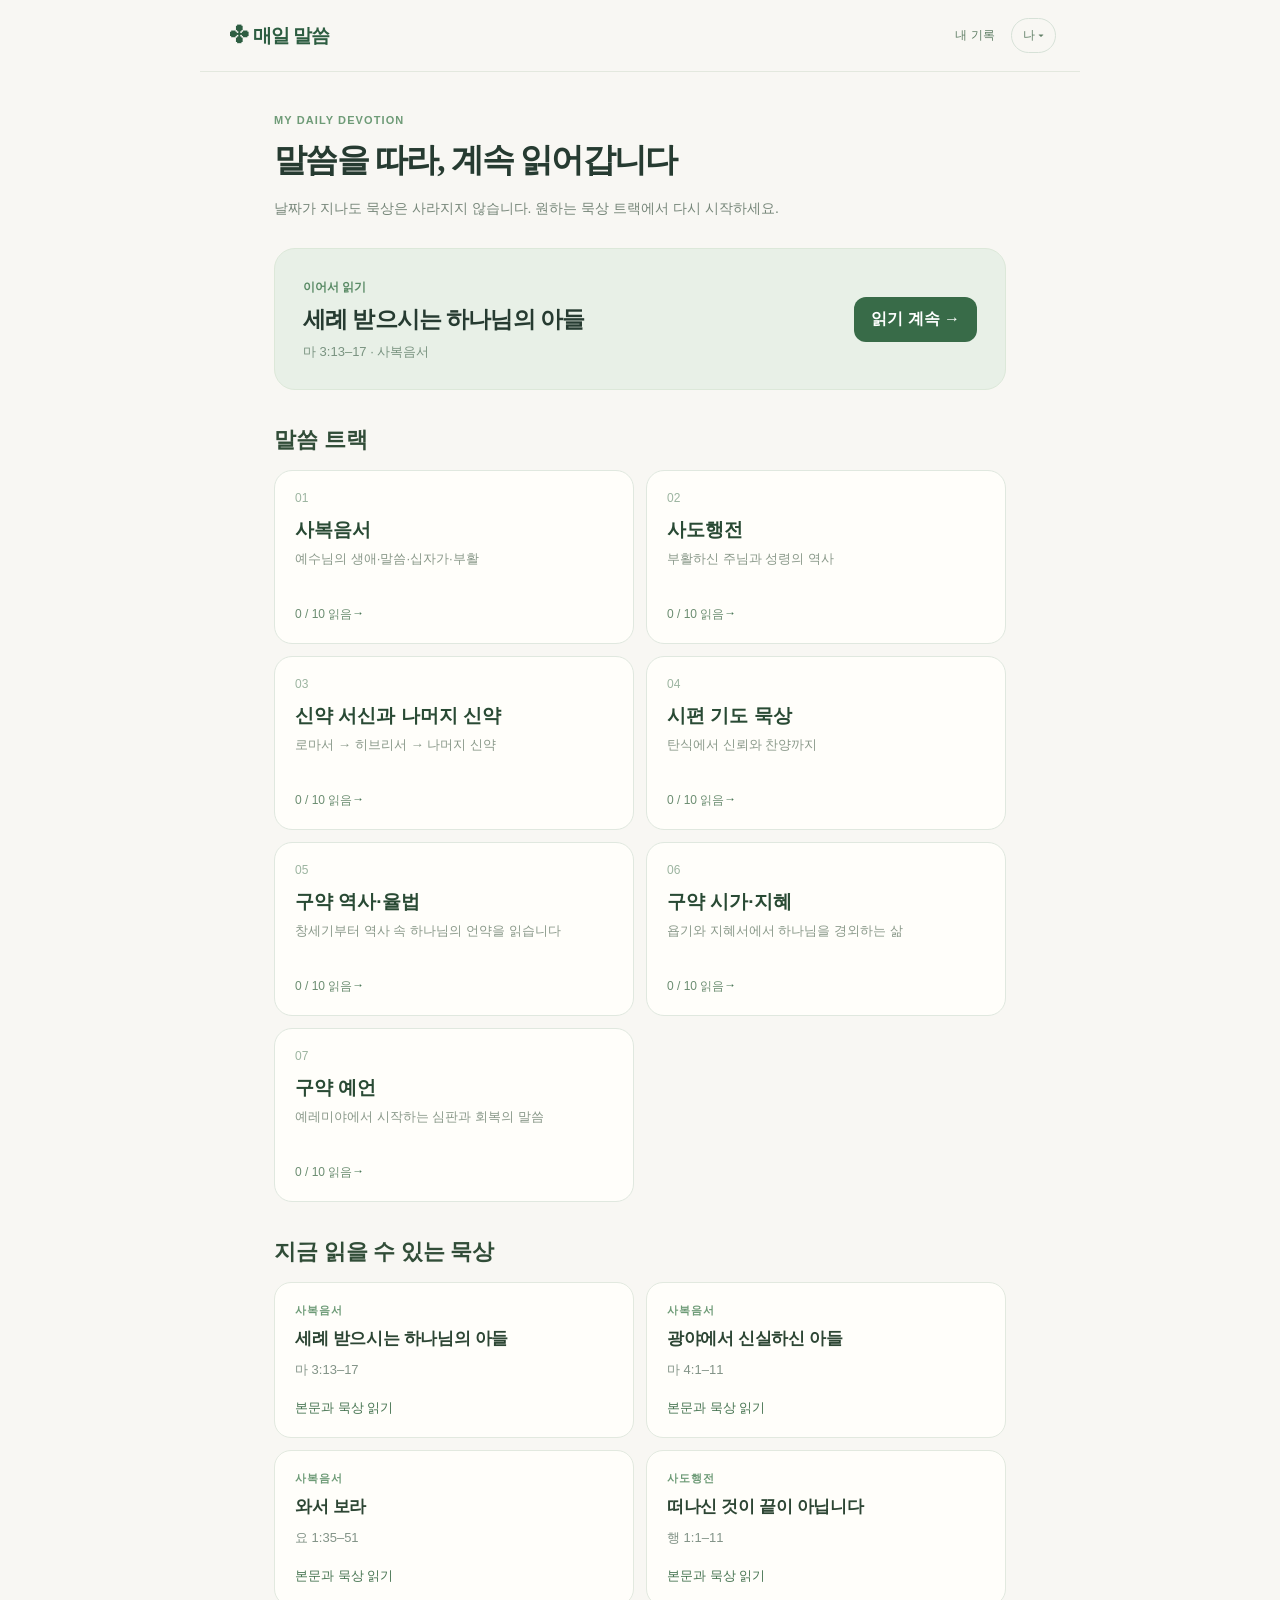
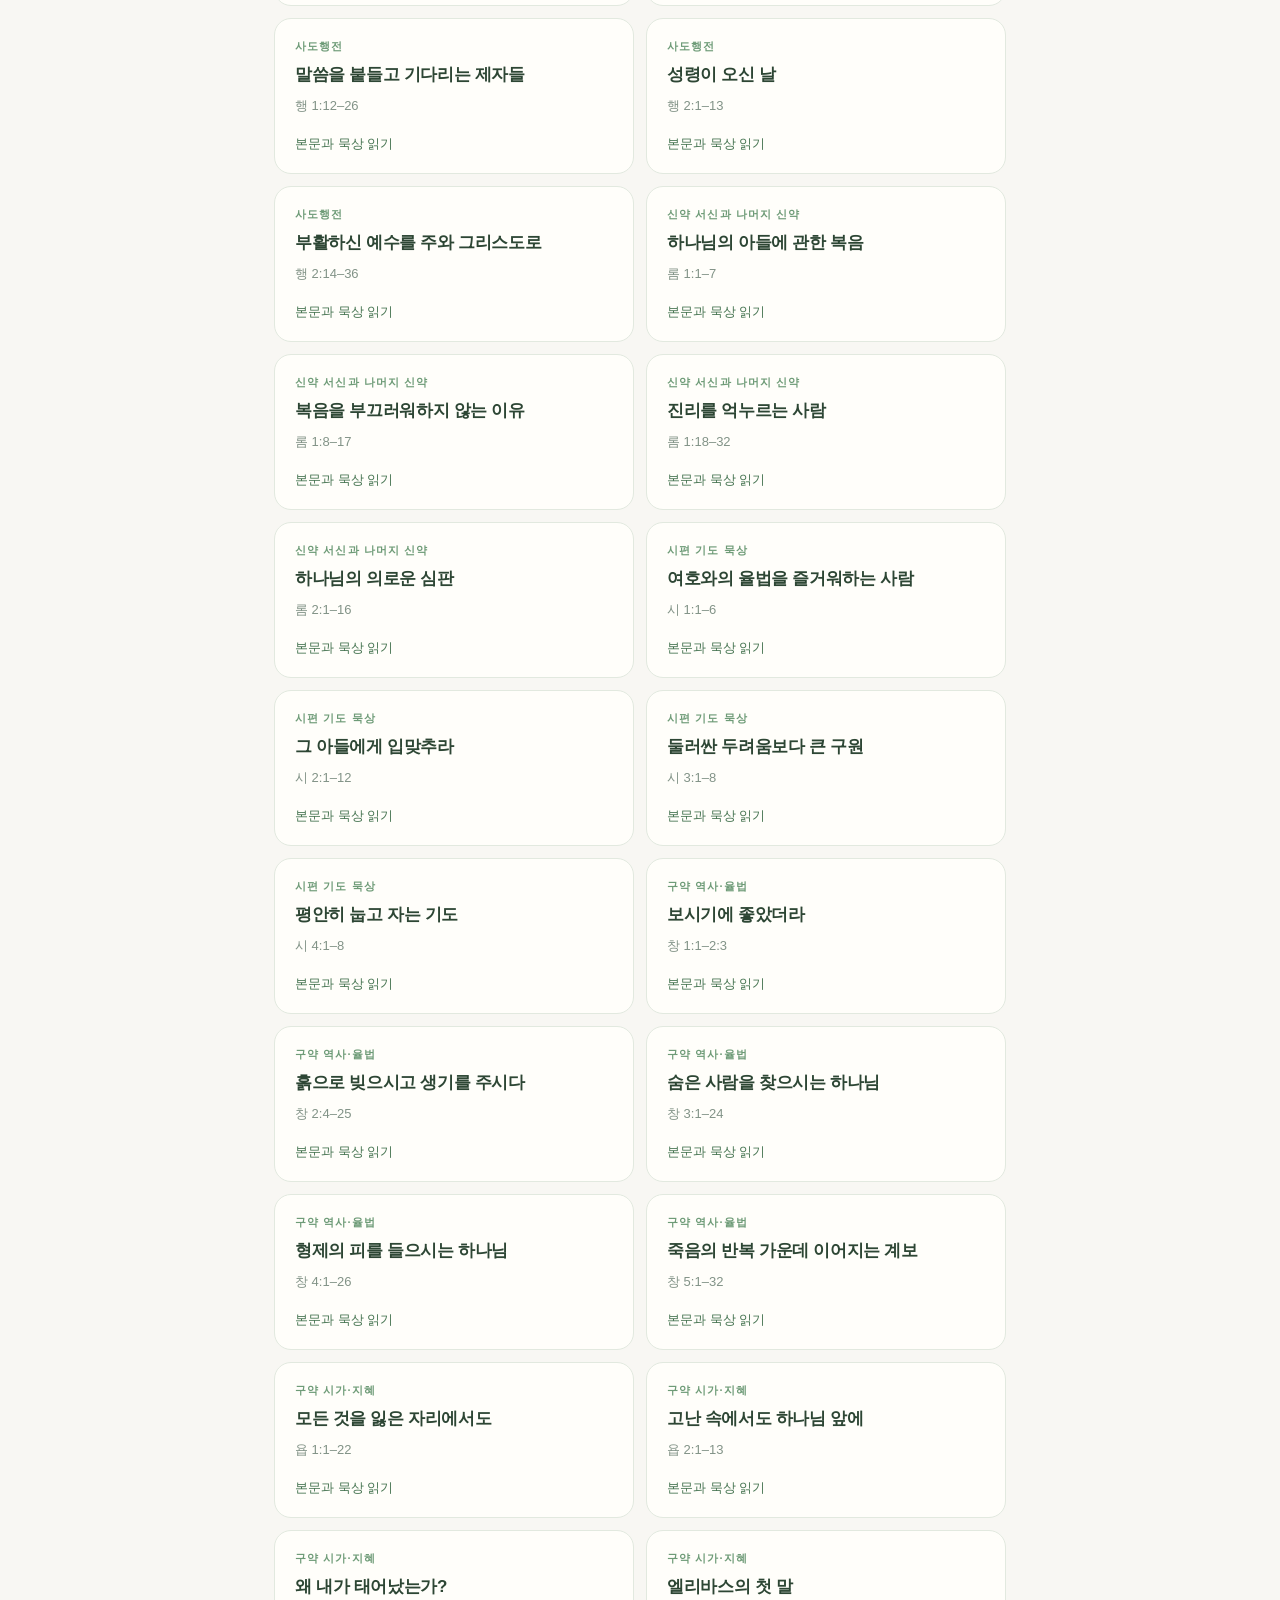
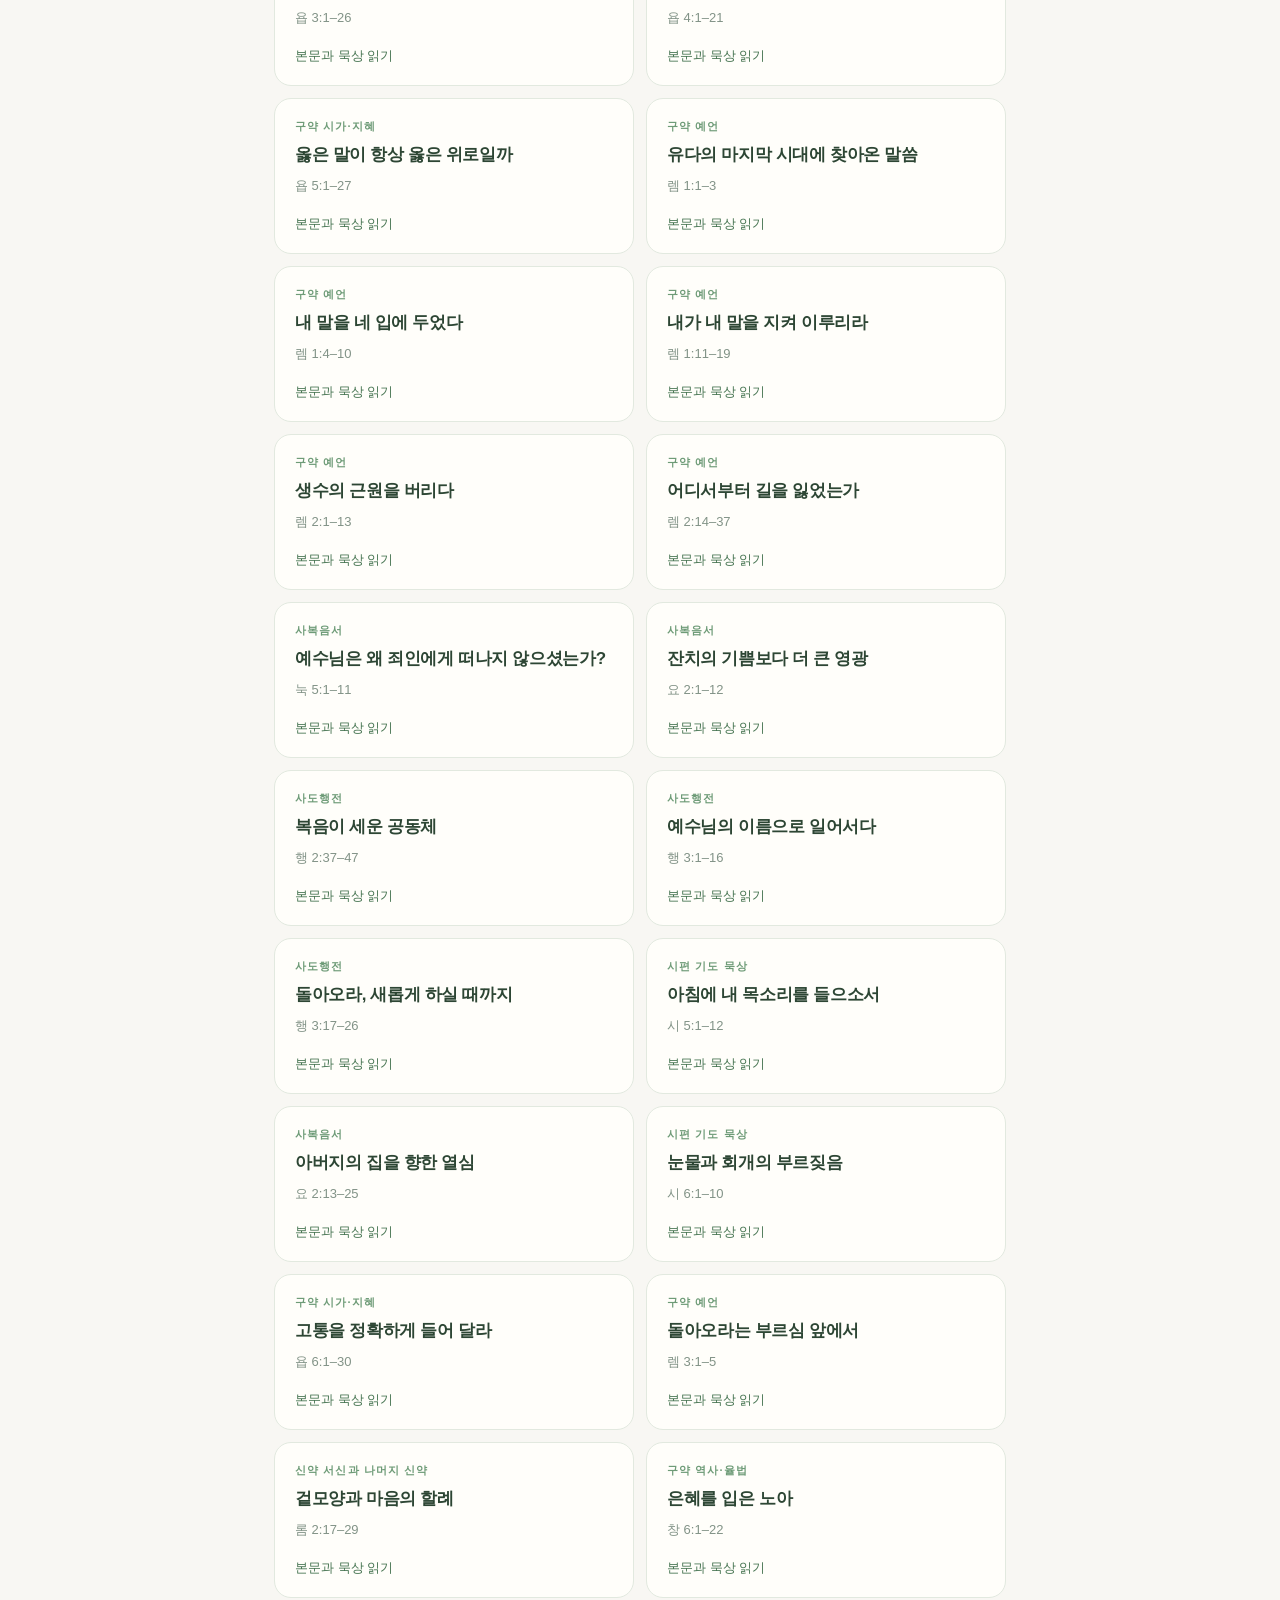
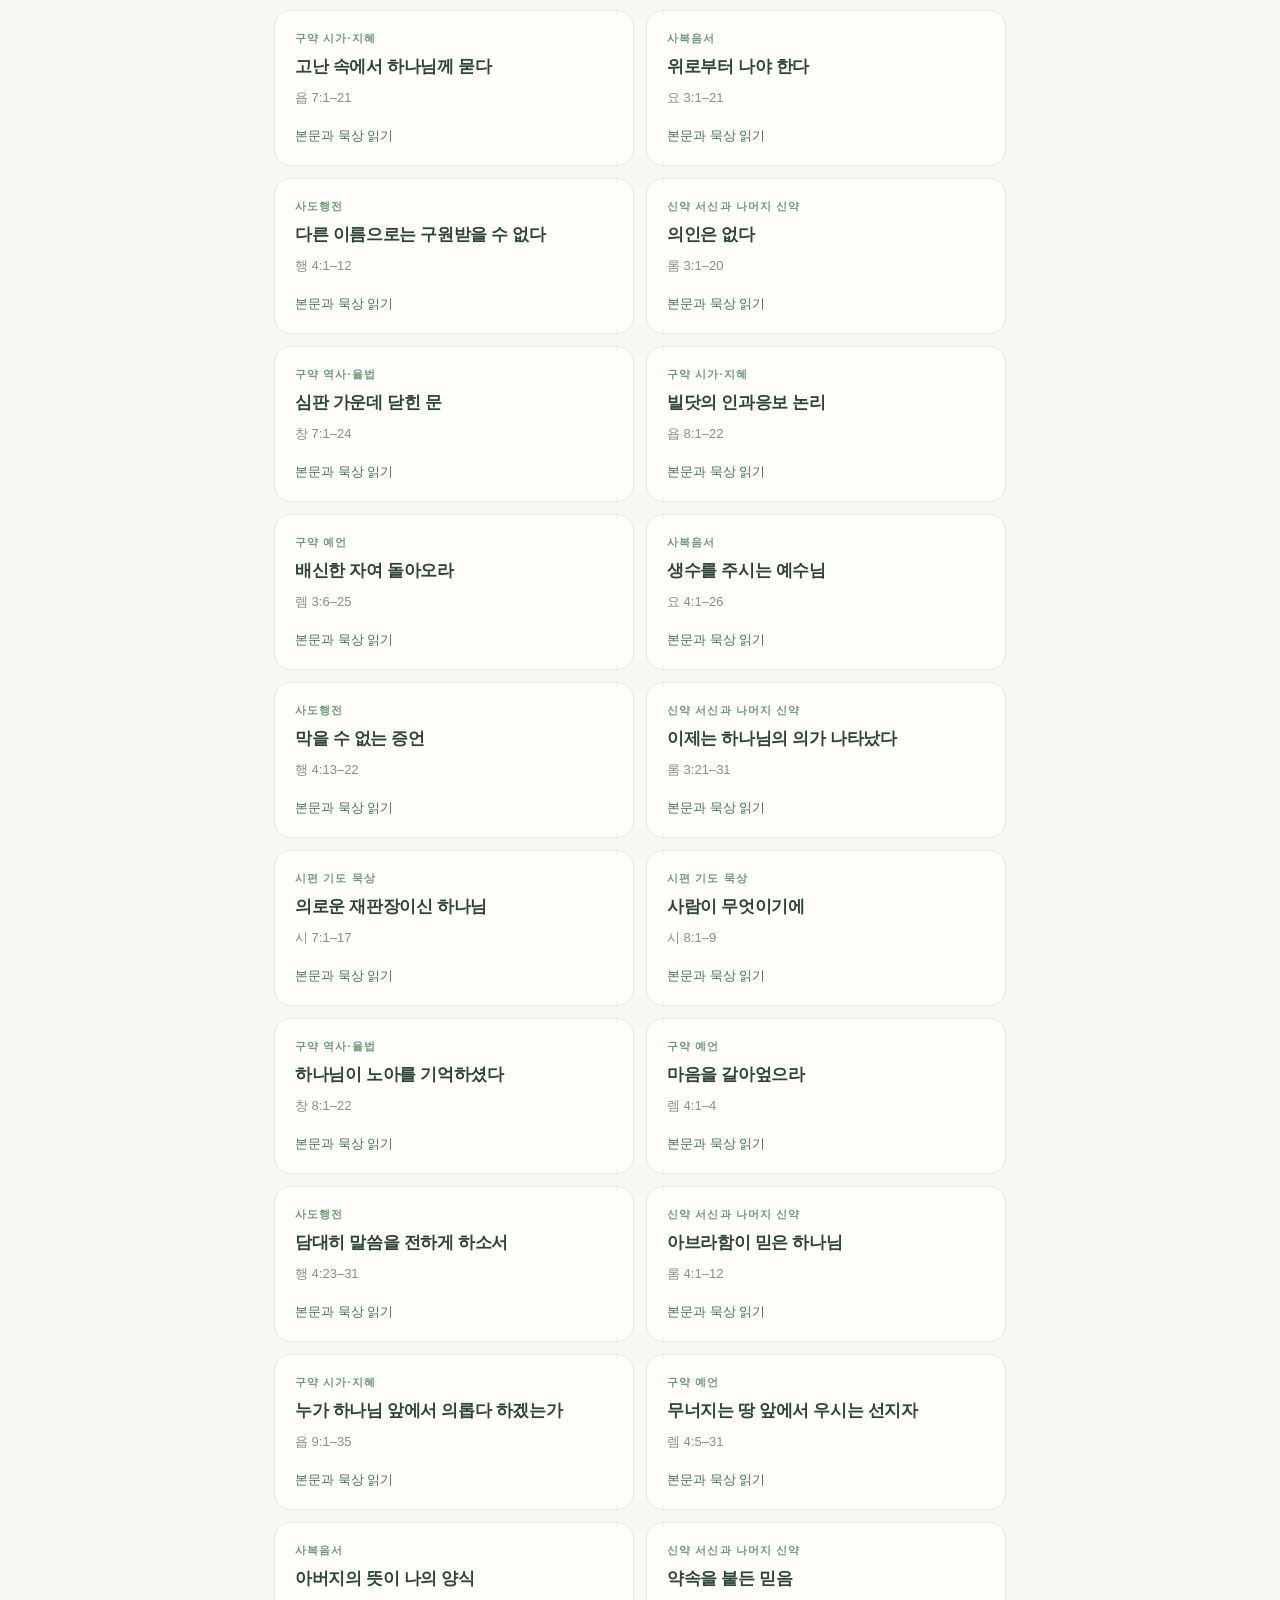
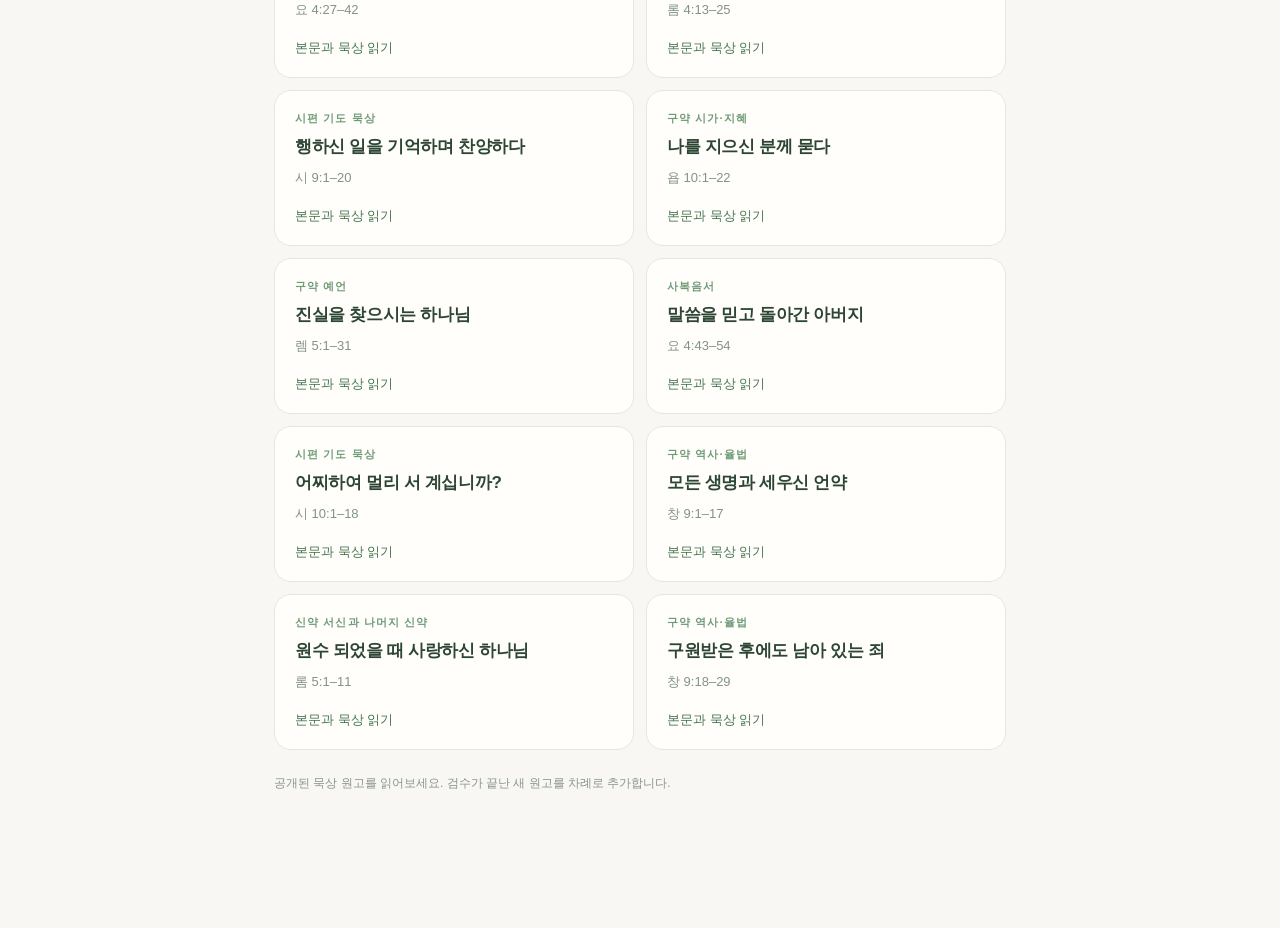
<file: index.html>
<!doctype html>
<html lang="ko">
<head>
  <meta charset="UTF-8">
  <meta name="viewport" content="width=device-width,initial-scale=1,viewport-fit=cover">
  <meta name="theme-color" content="#f7f7f1">
  <meta name="description" content="매일 말씀 — 예수님을 바라보는 일상의 성경 묵상">
  <link rel="manifest" href="./manifest.webmanifest">
  <link rel="icon" href="./assets/icon.svg" type="image/svg+xml">
  <link rel="stylesheet" href="./style.css?v=5">
  <title>매일 말씀 | Daily Devotion</title>
</head>
<body>
  <div id="app"><div class="loading">매일 말씀</div></div>
  <script src="./app.js?v=57" defer></script>
  <script src="./sync-config.js?v=3" defer></script>
  <script src="./sync-client.js?v=5" defer></script>
</body>
</html>
</file>
<file: style.css>
:root{font-family:-apple-system,BlinkMacSystemFont,"Apple SD Gothic Neo","Malgun Gothic",sans-serif;color:#294337;background:#f7f7f1}*{box-sizing:border-box}body{margin:0}button,a{font:inherit}.layout{max-width:940px;margin:auto;display:grid;grid-template-columns:210px 1fr;min-height:100vh}.side{border-right:1px solid #e1e6dd;padding:36px 20px}.brand{font-weight:800;font-size:20px}.sub{font-size:11px;letter-spacing:.12em;color:#768779;margin-top:3px}.nav{display:grid;gap:8px;margin-top:42px}.nav button{border:0;text-align:left;padding:14px;border-radius:12px;background:none;color:#526559;cursor:pointer}.nav button.active{background:#e7ede5;font-weight:700}.main{padding:44px 42px 110px}.eyebrow{letter-spacing:.1em;color:#73977e;font-size:12px;font-weight:700}.hero{font-family:Georgia,"AppleMyungjo","Batang",serif;font-size:36px;letter-spacing:-.06em;margin:17px 0 12px}.desc{color:#78877c;font-size:14px;line-height:1.8}.card{background:#fffefa;border:1px solid #e4e8df;border-radius:22px;padding:32px;margin-top:28px;box-shadow:0 12px 35px #304a3410}.mark{font-size:32px;color:#679979}.card h2{font-size:20px;margin:15px 0 12px}.card p{line-height:1.9;color:#647568;font-size:14px}.tracks{display:grid;grid-template-columns:repeat(3,1fr);gap:12px;margin-top:22px}.track{display:block;text-align:left;background:#fffefa;border:1px solid #e3e8df;padding:19px 15px;border-radius:16px;cursor:pointer;min-height:115px}.track strong{display:block;font-size:15px;margin:8px 0}.track small{display:block;color:#7c8a7d;font-size:11px}.track.active{border-color:#6c997c;background:#eef5eb}.status{display:inline-block;background:#f8edda;color:#806b4c;border-radius:100px;padding:7px 11px;font-size:12px}.foot{color:#87968a;font-size:12px;margin-top:28px}.bottom{display:none}@media(max-width:730px){.layout{display:block}.side{display:none}.main{padding:28px 20px 110px}.hero{font-size:31px}.tracks{gap:8px}.track{padding:13px 10px;min-height:112px}.track strong{font-size:12px}.track small{font-size:10px}.bottom{display:grid;position:fixed;bottom:0;left:0;right:0;grid-template-columns:repeat(3,1fr);background:#fffefaf5;padding:10px 0 max(12px,env(safe-area-inset-bottom));border-top:1px solid #e3e7df}.bottom button{border:0;background:none;font-size:12px;padding:8px;color:#627c67}.bottom button.active{font-weight:800;color:#275a3a}}
/* Reader */
.reading{background:#fffefa;border:1px solid #e4e8df;border-radius:22px;padding:25px;margin-top:15px}.reading h1{font-size:28px}.reading-section{margin:25px 0}.reading-section h2,.scripture h2{font-size:18px;color:#315740}.reading-section p,.verse-row p{line-height:1.9;color:#425347}.verse-row{display:flex;gap:10px}.verse-number{color:#6b9577}.read-btn{padding:12px;background:#315d45;color:white;border:0;border-radius:12px;cursor:pointer}.reading a{color:#326f51}.reader-top{display:flex;justify-content:space-between}.back-btn{background:none;border:0;color:#447453}.track.active{font-weight:bold}.publication-tags{display:flex;gap:8px;align-items:center}.highlight-verse{font-size:17px;color:#335b43}.small-label,.footer-note{font-size:12px;color:#798679}


/* Reading-first devotional experience */
:root{--qt-paper:#fffefb;--qt-ink:#26392d;--qt-olive:#547a5e;--qt-line:#e4e9e0;--qt-font:16px}
html{scroll-behavior:smooth;scroll-padding-top:24px}
body{background:#f7f7f1;color:var(--qt-ink);margin:0}
#app{min-height:100vh}
.qt-top{display:flex;align-items:center;justify-content:space-between;gap:12px;max-width:780px;padding:24px 28px 18px;margin:0 auto;border-bottom:1px solid var(--qt-line)}
.qt-top>span{font-size:10px;letter-spacing:.17em;color:#98a99a}
.qt-logo{border:0;background:transparent;color:#406d4c;font-size:17px;cursor:pointer;padding:0}
.qt-logo strong{margin-left:5px;color:#2d4934}
.qt-menu{border:0;background:transparent;color:#44654b;font-size:23px;padding:0 4px;cursor:pointer}
.qt-reader,.qt-library{max-width:780px;margin:0 auto;padding:35px 28px 120px}
.qt-intro{padding-bottom:30px;border-bottom:1px solid var(--qt-line)}
.qt-eyebrow{font-weight:750;font-size:12px;letter-spacing:.08em;color:#6e9274}
.qt-eyebrow span{color:#9ba89a;font-weight:500}
.qt-preview{display:inline-block;border:1px solid #dfe5d4;background:#edf1e9;color:#637763;border-radius:6px;font-size:11px;padding:5px 9px;margin:7px 0 12px}
.qt-intro h1{font-family:Georgia,"AppleMyungjo","Noto Serif KR",serif;letter-spacing:-.05em;font-weight:700;font-size:37px;margin:17px 0 4px;line-height:1.5;color:#25382c}
.qt-meta{color:#879389;font-size:14px;margin:0 0 26px}
.qt-meta span{margin:0 5px;color:#c2cac1}
.qt-excerpt{border-left:3px solid #8ea896;background:#eef3ec;padding:24px 26px;border-radius:0 14px 14px 0;font-family:Georgia,"AppleMyungjo","Noto Serif KR",serif;font-size:20px;line-height:1.75;color:#32523d;letter-spacing:-.025em}
.qt-excerpt div{font-family:-apple-system,BlinkMacSystemFont,"Apple SD Gothic Neo",sans-serif;color:#7a907c;font-size:11px;margin-top:11px}
.qt-jumps{display:flex;gap:10px;flex-wrap:wrap;margin-top:25px}
.qt-jumps a{border:1px solid #c6d3c8;border-radius:10px;padding:10px 17px;text-decoration:none;color:#43664e;font-size:13px;font-weight:700}
.qt-jumps a:first-child{background:#446e51;color:white;border-color:#446e51}
.qt-reader-tools{display:flex;justify-content:space-between;align-items:center;margin:24px 0;color:#7c887e;font-size:12px}
.qt-reader-tools>div{display:flex;gap:14px;align-items:center}
.qt-reader-tools button{border:1px solid #cbd5cb;background:white;border-radius:8px;padding:8px 11px;font-weight:700;color:#375b41;cursor:pointer}
.qt-scripture{background:var(--qt-paper);border:1px solid #e4e9e2;border-radius:20px;padding:37px 41px;box-shadow:0 8px 35px rgba(47,72,53,.045)}
.qt-section-kicker{color:#759781;font-size:11px;font-weight:750;letter-spacing:.06em}
.qt-scripture h2{font-family:Georgia,"AppleMyungjo",serif;font-size:24px;color:#304c37;margin:10px 0 7px}
.qt-note{font-size:12px;line-height:1.8;color:#92a195;margin:0 0 23px}
.qt-verses{display:grid;gap:13px}
.qt-verse{display:grid;grid-template-columns:23px minmax(0,1fr);gap:9px;margin:0;font-size:var(--qt-font);line-height:1.92;letter-spacing:-.024em;color:#35443a;word-break:keep-all;overflow-wrap:break-word}
.qt-verse sup{font-family:Arial,sans-serif;color:#a5b4a6;font-size:10px;font-weight:700;line-height:2.8}
.qt-verse#key-verse{background:#edf3e9;padding:13px 12px;margin-left:-12px;margin-right:-12px;border-radius:10px}
.qt-outlink{display:inline-block;margin-top:30px;border-top:1px solid #e8eee6;padding-top:16px;text-decoration:none;color:#467a56;font-size:13px;font-weight:700}
.qt-sections{padding:7px 10px}
.qt-commentary{padding:31px 0 29px;border-bottom:1px solid var(--qt-line)}
.qt-commentary h2{font-size:22px;margin:8px 0 21px;font-family:Georgia,"AppleMyungjo","Noto Serif KR",serif;letter-spacing:-.04em;color:#2e4934}
.qt-commentary p{font-size:var(--qt-font);line-height:1.9;word-break:keep-all;overflow-wrap:break-word;color:#3b493f;letter-spacing:-.025em;margin:0 0 15px}
.qt-commentary a.qt-source{font-size:13px;color:#52775c;text-decoration:underline;text-underline-offset:3px}
.qt-end{background:#e9eee6;border-radius:18px;text-align:center;padding:28px;margin:34px 0 0}
.qt-end-title{font-weight:750;font-size:18px;color:#2e503a}
.qt-end p{color:#788b78;font-size:13px}
.qt-end button{border:0;background:#3f6c4d;color:white;padding:13px 25px;border-radius:11px;font-weight:700;cursor:pointer}
.qt-end .qt-end-small{font-size:11px;margin-top:18px}
.qt-bottom{position:fixed;bottom:0;left:0;right:0;display:flex;justify-content:space-evenly;align-items:center;padding:9px 12px max(12px,env(safe-area-inset-bottom));background:rgba(255,254,250,.96);border-top:1px solid var(--qt-line);z-index:10;backdrop-filter:blur(10px)}
.qt-bottom button{border:0;background:transparent;color:#849187;font-size:13px;cursor:pointer;padding:11px}
.qt-bottom button.selected{font-weight:800;color:#416e4d}
.qt-library h1{font-family:Georgia,"AppleMyungjo",serif;font-size:32px}
.qt-library>p{color:#748679;font-size:14px}
.qt-library-item{display:flex;flex-direction:column;text-align:left;background:#fffefa;border:1px solid #dce5dc;border-radius:16px;padding:23px;width:100%;gap:10px;margin-top:25px;color:#345341;cursor:pointer}
.qt-library-item strong{font-size:21px;color:#293f30}
.qt-library-item small{color:#859889}
.qt-library-item>span:last-child{font-size:12px;margin-top:6px;color:#51775c}
.qt-tag{font-size:11px;color:#7c9b80}
.qt-library-soon{padding:24px 20px;margin-top:23px;border:1px dashed #cad8ca;border-radius:12px;color:#617764}
.qt-library-soon p{font-size:14px;margin:10px 0}
.qt-library-soon small{color:#8a9a8e}
@media(max-width:650px){
.qt-top{padding:20px 21px 17px}
.qt-reader,.qt-library{padding:27px 20px 112px}
.qt-intro h1{font-size:30px}
.qt-excerpt{font-size:17px;padding:19px 19px;line-height:1.85}
.qt-scripture{padding:26px 21px;border-radius:15px;margin:0 -5px}
.qt-verse{grid-template-columns:20px minmax(0,1fr);gap:7px}
.qt-commentary h2{font-size:20px}
.qt-sections{padding:0 3px}
.qt-top>span{font-size:9px}
.qt-reader-tools{margin:18px 0}
}


/* Five-track devotional reading experience v2 */
:root{--q-bg:#f8f7f3;--q-ink:#263b31;--q-muted:#6f8175;--q-line:#e4e8df;--q-green:#315a40;--q-paper:#fffefa}
*{box-sizing:border-box}
html{scroll-behavior:smooth}body{background:var(--q-bg);color:var(--q-ink);margin:0}
button,input{font:inherit}
button{cursor:pointer}
#app{min-height:100vh}
.q-top{position:sticky;top:0;z-index:15;display:flex;align-items:center;justify-content:space-between;max-width:880px;margin:auto;border-bottom:1px solid #e3e8de;background:rgba(248,247,243,.95);backdrop-filter:blur(8px);padding:18px 24px}
.q-brand{background:none;border:0;font-size:19px;font-weight:800;letter-spacing:-.045em;color:#2d5d41}
.q-header-actions{display:flex;align-items:center;gap:13px}
.q-toplink,.q-profile{background:none;border:0;color:#607f66;font-size:12px;padding:7px 3px}
.q-profile{padding:8px 11px;border:1px solid #d6e1d7;border-radius:20px}
.q-container,.q-reader{max-width:780px;margin:0 auto;padding:42px 24px 110px}
.q-container h1,.q-reading-head h1{font-family:Georgia,"AppleMyungjo","Noto Serif KR",serif;font-size:33px;font-weight:700;letter-spacing:-.05em;line-height:1.46;margin:10px 0}
.q-eyebrow,.q-kicker{font-size:11px;text-transform:uppercase;letter-spacing:.10em;color:#6e9b77;font-weight:750}
.q-sub{color:#77877a;font-size:14px;line-height:1.85;margin:12px 0 23px}
.q-title{font-family:Georgia,"AppleMyungjo",serif;font-size:22px;color:#314d38;margin:35px 0 15px}
.q-resume{display:flex;justify-content:space-between;align-items:center;gap:20px;border-radius:21px;background:#e8f0e7;border:1px solid #dce8d9;padding:28px;margin:26px 0 30px}
.q-resume span{font-size:12px;font-weight:750;color:#5a8b66}
.q-resume h2{font-family:Georgia,"AppleMyungjo",serif;font-size:23px;letter-spacing:-.035em;margin:8px 0}
.q-resume p{font-size:13px;color:#799380;margin:0}
.q-primary{background:#386b48;color:white;border:0;border-radius:12px;font-weight:700;padding:12px 17px;white-space:nowrap}
.q-tracks{display:grid;grid-template-columns:repeat(2,minmax(0,1fr));gap:12px}
.q-track{background:var(--q-paper);border:1px solid #e0e8df;border-radius:18px;padding:20px;text-align:left;min-height:174px;display:flex;flex-direction:column;transition:.15s}
.q-track:hover,.q-entry:hover,.q-list-row[data-go]:hover{border-color:#aac2ac;background:#f4f8f1}
.q-track-index{font-size:12px;color:#9cb4a0}
.q-track strong{font-size:19px;margin:12px 0 6px;color:#294a34}
.q-track small{color:#8a998a;line-height:1.5}
.q-track-counter{display:flex;justify-content:space-between;margin-top:auto;padding-top:16px;font-size:12px;color:#6b8d71}
.q-track-counter b{color:#3e6e4b}
.q-entrygrid{display:grid;grid-template-columns:repeat(2,minmax(0,1fr));gap:12px}
.q-entry{display:flex;flex-direction:column;align-items:flex-start;gap:9px;text-align:left;background:#fffefa;border:1px solid #e2e9df;border-radius:17px;padding:20px;min-height:156px}
.q-entry strong{font-size:17px;line-height:1.46;letter-spacing:-.02em;color:#2d4634}
.q-entry>span:nth-child(3){font-size:13px;color:#829387}
.q-entry small{margin-top:auto;color:#467451}
.q-disclaimer,.q-subnote,.q-next-note{font-size:12px;color:#89968b;line-height:1.8;margin:23px 0}
.q-back{border:0;background:none;color:#5b8063;padding:0 0 18px;font-size:13px}
.q-track-progress{display:inline-block;padding:10px 14px;background:#eaf0e7;border-radius:11px;color:#648069;font-size:12px;margin-bottom:19px}
.q-list{display:flex;flex-direction:column;gap:7px}
.q-list-row{display:flex;gap:18px;align-items:center;text-align:left;width:100%;background:#fffefa;border:1px solid #e5eae2;border-radius:13px;padding:16px}
.q-list-row>span{font-size:12px;color:#99ab9d;min-width:23px}
.q-list-row div{display:flex;flex:1;flex-direction:column;gap:7px;min-width:0}
.q-list-row strong{font-size:15px;color:#35533c}
.q-list-row small{font-size:12px;color:#839387}
.q-list-row em{font-size:11px;font-style:normal;color:#598266;white-space:nowrap}
.q-locked{opacity:.57;background:#fafaf7}
.q-locked em{color:#a0ada1}
.q-reader{max-width:800px}
.q-reading-head{padding:10px 4px 25px;border-bottom:1px solid var(--q-line)}
.q-reading-head>p{font-size:13px;color:#849689}
.q-reading-toolbar{display:flex;align-items:center;justify-content:space-between;gap:12px;font-size:12px;color:#829484;margin:20px 0;flex-wrap:wrap}
.q-reading-toolbar>div{display:flex;flex-wrap:wrap;gap:7px}
.q-reading-toolbar button{background:#fffefa;border:1px solid #d7e2d7;border-radius:9px;color:#486c51;padding:9px 12px}
.q-reading-body{background:var(--q-paper);padding:36px 42px;border-radius:22px;border:1px solid #e2e9df}
.q-scripture>h2{font-size:23px;margin:12px 0 6px;color:#2d4d37;font-family:Georgia,"AppleMyungjo",serif}
.q-scripture-note{font-size:12px;color:#93a294;margin:0 0 28px}
.q-verse{display:grid;grid-template-columns:27px minmax(0,1fr);gap:8px;margin:0 0 13px;font-size:var(--text-size,16px);line-height:1.94;letter-spacing:-.02em;word-break:keep-all;overflow-wrap:break-word}
.q-verse sup{font-size:11px;color:#8fa994;font-weight:700;line-height:2.6}
.q-bible-link{border-bottom:1px solid #e6ece4;padding:18px 0 23px;font-size:12px}
.q-bible-link a{color:#4d8260}
.q-section{padding:27px 0;border-bottom:1px solid #e9eee7}
.q-section h2{color:#31523b;font-family:Georgia,"AppleMyungjo",serif;font-size:21px;margin:3px 0 17px;letter-spacing:-.025em}
.q-section p{font-size:var(--text-size,16px);line-height:1.95;color:#3d4c41;letter-spacing:-.015em;word-break:keep-all;overflow-wrap:break-word;margin:0 0 15px;white-space:pre-line}
.q-sources p{font-size:13px;color:#819384}
.q-sources a{display:flex;flex-direction:column;gap:7px;padding:13px 0;border-bottom:1px dotted #d7e3d7;text-decoration:none}
.q-sources a span{font-size:12px;color:#829d84}
.q-sources a strong{font-size:14px;color:#3e6950}
.q-reader-tail{margin:24px 0;padding:25px;background:#eaf1e7;border-radius:16px;text-align:center}
.q-reader-tail button{background:#3c684c;color:white;padding:11px 20px;border-radius:10px;border:0;font-weight:700}
.q-reader-tail p{font-size:12px;color:#7b8f80}
.q-pager{display:grid;grid-template-columns:1fr 1fr;gap:10px}
.q-pager button{border:1px solid #dce5dc;background:#fffefa;border-radius:13px;text-align:left;padding:18px;display:flex;flex-direction:column;gap:9px;min-width:0}
.q-pager button:last-child{text-align:right;align-items:flex-end}
.q-pager button:disabled{opacity:.5;cursor:not-allowed}
.q-pager small{font-size:11px;color:#88a18d}
.q-pager strong{color:#395c40;font-size:14px;line-height:1.5}
.q-profile-pane{background:#fffefa;border:1px solid #dce5da;border-radius:17px;padding:21px;margin:25px 0}
.q-profile-pane>strong{display:block;margin-bottom:14px}
.q-profile-pills{display:flex;gap:8px;flex-wrap:wrap}
.q-profile-pills button{border:1px solid #cbdccd;background:white;border-radius:18px;color:#5b7b62;padding:8px 14px}
.q-profile-pills button.active{background:#416c4f;color:white}
.q-add-profile{display:flex;gap:8px;margin-top:16px}
.q-add-profile input{flex:1;min-width:0;border:1px solid #d6e2d6;border-radius:9px;padding:10px}
.q-add-profile button{background:#e8f1e7;border:0;border-radius:9px;color:#376645;padding:10px}
.q-tiny{font-size:11px;color:#829384;line-height:1.8}
.q-record-grid{display:grid;grid-template-columns:1fr 1fr;gap:10px}
.q-record-grid>div{background:#eef4eb;border-radius:13px;text-align:center;padding:20px}
.q-record-grid strong{display:block;font-size:27px;color:#376745}
.q-record-grid span{font-size:12px;color:#829887}
.q-export{background:#fffefa;border:1px solid #e0e6dd;border-radius:14px;padding:20px}
.q-export button{background:#e6efe3;border:1px solid #d1e0d0;border-radius:9px;padding:10px 13px;color:#396744;margin:0 8px 8px 0}
.q-export p{font-size:12px;color:#88988b;line-height:1.7}
.q-bottom{display:none}
@media(max-width:650px){
.q-top{padding:16px 17px}
.q-brand{font-size:17px}
.q-container,.q-reader{padding:28px 17px 100px}
.q-container h1,.q-reading-head h1{font-size:27px}
.q-sub{font-size:13px}
.q-resume{flex-direction:column;align-items:flex-start;padding:22px}
.q-resume h2{font-size:20px}
.q-tracks,.q-entrygrid{grid-template-columns:1fr}
.q-track{min-height:140px;padding:18px}
.q-entry{min-height:135px}
.q-reading-body{padding:26px 20px;margin:0 -3px}
.q-reading-toolbar{font-size:11px}
.q-reading-toolbar>div{gap:5px}
.q-reading-toolbar button{padding:8px 10px;font-size:12px}
.q-verse{grid-template-columns:21px minmax(0,1fr)}
.q-bottom{display:flex;align-items:center;justify-content:space-around;position:fixed;bottom:0;left:0;right:0;background:rgba(255,254,250,.97);border-top:1px solid #e3e8dc;padding:8px 15px max(14px,env(safe-area-inset-bottom));z-index:30}
.q-bottom button{background:none;border:0;padding:9px;font-size:12px;color:#718776}
.q-bottom button.on{font-weight:800;color:#2e6b45}
.q-toplink{display:none}
.q-pager strong{font-size:12px}
}


/* Optional login-free sync UI; cloud connection is disabled until configured. */
.q-track-resume{font-size:11px;margin-top:9px;color:#4f775b}
.dw-panel{border-color:#b9d2bf;background:#fafff8}
.dw-panel>p:first-of-type{line-height:1.75}
.dw-fields{display:grid;grid-template-columns:1fr 1fr;gap:12px;margin:17px 0}
.dw-fields label{display:flex;flex-direction:column;gap:7px;font-size:12px;font-weight:700;color:#42684d}
.dw-fields input{width:100%;padding:12px;border:1px solid #cbd9ca;background:white;border-radius:9px;font-size:14px;color:#354b3a}
.dw-actions{display:flex;gap:9px;flex-wrap:wrap;margin:14px 0}
.dw-btn,.dw-secondary{border:1px solid #a8c7b0;border-radius:9px;padding:11px 14px;font-size:12px;font-weight:700;cursor:pointer}
.dw-btn{background:#356449;color:white;border-color:#356449}
.dw-secondary{background:#edf5ec;color:#3c6847;margin:0 8px 8px 0}
@media(max-width:650px){.dw-fields{grid-template-columns:1fr}.dw-actions{flex-direction:column}.dw-actions button{width:100%}}

/* Reading guide and distinct deep-study sections */
.q-reader-jump{display:flex;flex-wrap:wrap;gap:8px;margin:19px 0 22px}
.q-reader-jump a{display:inline-flex;align-items:center;padding:9px 12px;border:1px solid #cfdcce;border-radius:10px;background:#f4f8f1;color:#42664c;font-weight:700;font-size:12px;text-decoration:none}
.q-reader-jump a:hover,.q-reader-jump a:focus-visible{background:#e5f1e6;outline:2px solid #7ca583;outline-offset:1px}
#qt-scripture,#qt-main,#qt-deep,#qt-sources{scroll-margin-top:30px}
.q-block-title{font-size:22px;color:#31563f;margin:0 0 18px;line-height:1.4}
.q-main-block{padding:20px 0 9px}
.q-deep-block{margin:31px 0;padding:25px 24px;border:1px solid #d6e3d4;background:#f5f8f2;border-radius:17px}
.q-deep-label{font-size:10px;font-weight:800;letter-spacing:.13em;color:#6f9475;margin-bottom:8px}
.q-deep-intro{font-size:13px;color:#708778;line-height:1.7;margin-bottom:22px}
.q-main-block .q-section h3,.q-deep-block .q-section h3{font-size:17px;color:#315a42;margin:22px 0 13px;line-height:1.5}
.q-deep-block .q-section{border-bottom:1px solid #dce9d9;padding-bottom:9px;margin-bottom:15px}
.q-deep-block .q-section:last-child{border-bottom:0;margin-bottom:0}
.q-profile-list{display:flex;flex-direction:column;gap:9px}
.q-profile-item{display:flex;align-items:center;gap:9px}
.q-profile-item button{font-size:13px;cursor:pointer}
.q-profile-item [data-profile]{flex:1;text-align:left;min-width:0;border:1px solid #d2dfd3;border-radius:9px;padding:11px 13px;background:#fff;color:#395f44;word-break:break-word}
.q-profile-item [data-profile].active{background:#e9f2e8;border-color:#96b6a0;font-weight:750}
.q-profile-item .q-delete-profile{flex-shrink:0;padding:10px 12px;border-radius:9px;background:#fff;border:1px solid #e5c5c5;color:#9c4444}
.q-profile-item .q-delete-profile:hover,.q-profile-item .q-delete-profile:focus-visible{background:#fff0f0}
@media(max-width:650px){.q-deep-block{padding:19px 16px;margin:23px -4px}.q-reader-jump{gap:6px}.q-reader-jump a{padding:8px 9px;font-size:11px}.q-block-title{font-size:20px}}
</file>
